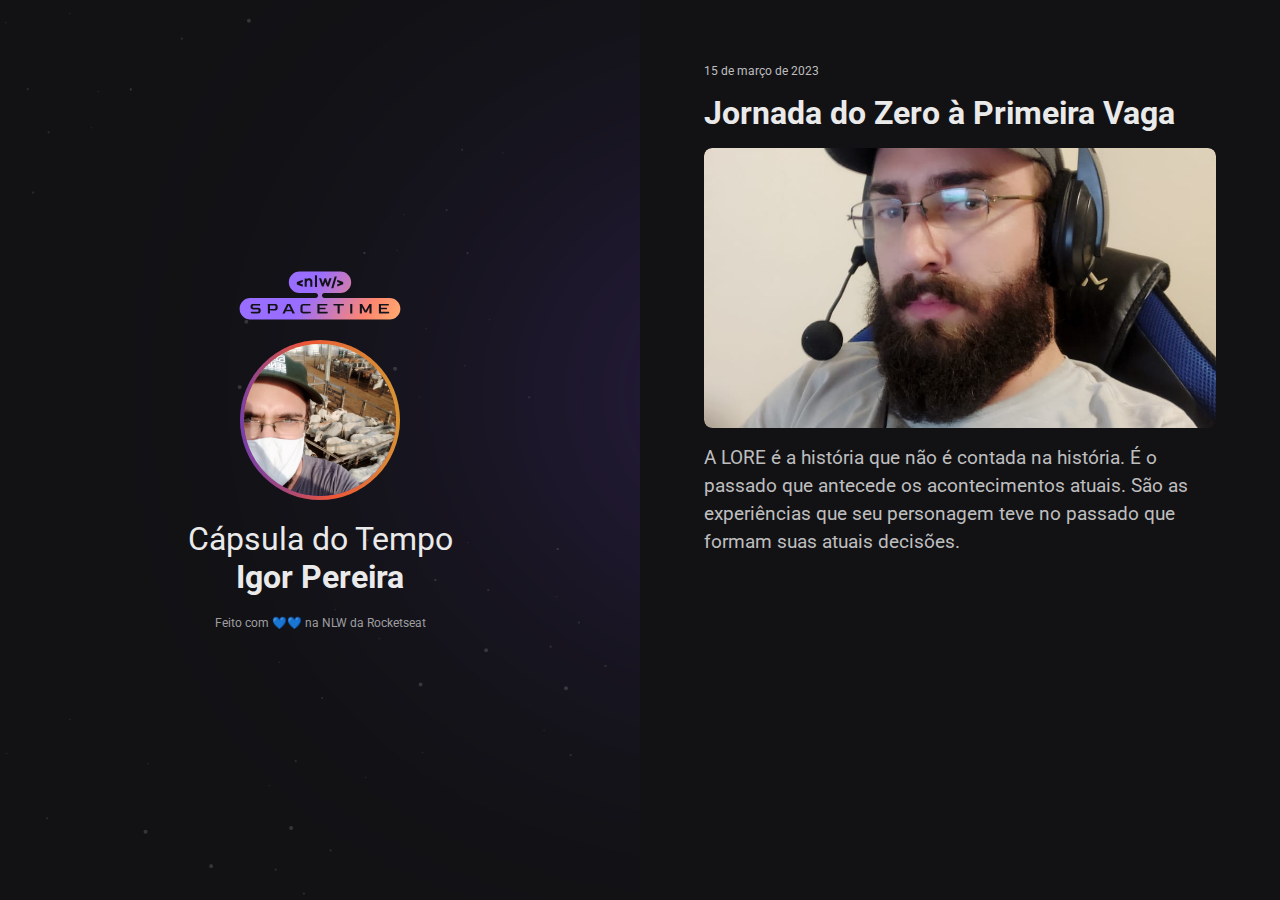
<file: NLW/NLW - Spacetime/index.html>
<!DOCTYPE html>
<html lang="pt-br">
  <head>
    <meta charset="UTF-8" />
    <meta http-equiv="X-UA-Compatible" content="IE=edge" />
    <meta name="viewport" content="width=device-width, initial-scale=1.0" />

    <link rel="preconnect" href="https://fonts.googleapis.com" />
    <link rel="preconnect" href="https://fonts.gstatic.com" crossorigin />
    <link
      href="https://fonts.googleapis.com/css2?family=Roboto:wght@400;700&display=swap"
      rel="stylesheet"
    />

    <link rel="icon" type="image/png" href="./assets/favicon.png" />

    <link rel="stylesheet" href="./styles.css" />

    <title>NLW Spacetime</title>
  </head>
  <body>
    <aside>
      <img src="./assets/logo.svg" alt="Logo NLW Spacetime" />
      <img src="./assets/boi.png" alt="Igor Pecuária" />
      <p>
        Cápsula do Tempo <br />
        <strong>Igor Pereira</strong>
      </p>
      <span>Feito com 💙💙 na NLW da Rocketseat</span>
    </aside>
    <nav>
      <a
        href="https://www.youtube.com/watch?v=cfrSw1BCR4o&ab_channel=hOlyhexOr"
        target="_blank"
        class="memory"
      >
        <small>15 de março de 2023</small>
        <h1>Jornada do Zero à Primeira Vaga</h1>
        <div>
          <img src="./assets/eu.png" alt="Igor Gamer" />
        </div>
        <p>
          A LORE é a história que não é contada na história. É o passado que
          antecede os acontecimentos atuais. São as experiências que seu
          personagem teve no passado que formam suas atuais decisões.
        </p>
      </a>
    </nav>
  </body>
</html>
</file>
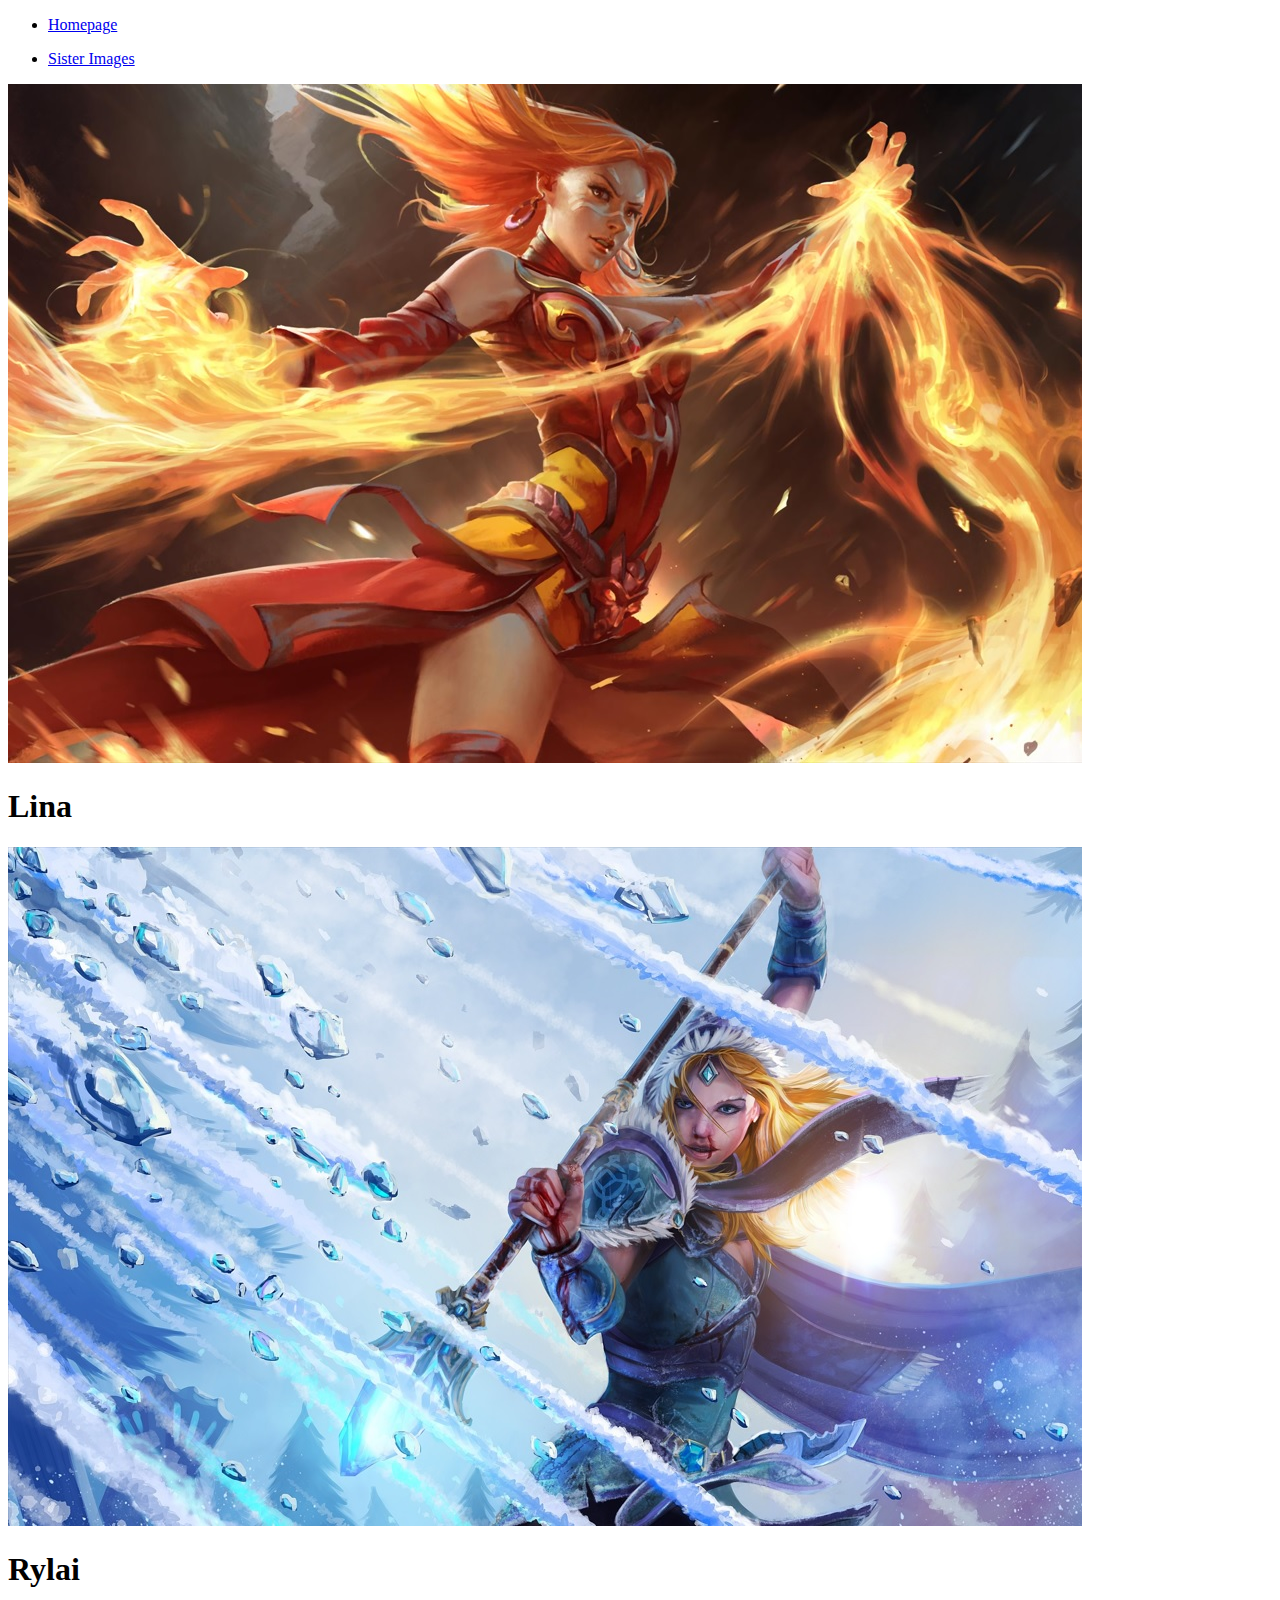
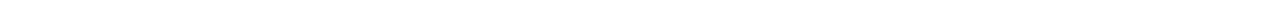
<file: Projeto Guia Estelar de HTML/files/images.html>
<!DOCTYPE html>
<html lang="en">
<head>
    <meta charset="UTF-8">
    <meta http-equiv="X-UA-Compatible" content="IE=edge">
    <meta name="viewport" content="width=device-width, initial-scale=1.0">
    <title>Imagens</title>
</head>
<body>
    <nav>
        <ul>
            <li><a href="../index.html">Homepage</a></li>
        </ul>
    </nav>

    <nav>
        <ul>
            <li><a href="images.html">Sister Images</a></li>
        </ul>
    </nav>

    <p>
        <img src="./Lina.jpg" alt="Imagem Lina">
        <h1>Lina</h1>
    </p>
    
    <p>
        <img src="./Rylai.jpg" alt="Imagem Rylai">
        <h1>Rylai</h1>
    </p>
</body>
</html>
</file>
<file: NLW/NLW - Spacetime/styles.css>
* {
  margin: 0;
  padding: 0;
  box-sizing: border-box;
}

:root {
  font-size: 16px;
}

::-webkit-scrollbar {
  width: 8px;
}

::-webkit-scrollbar-track {
  background-color: #2c2c31;
}

::-webkit-scrollbar-thumb {
  background-color: #9e9ea0;
}

@keyframes entering {
  from {
    opacity: 0;
    transform: translateY(-200px);
  }

  to {
    opacity: 1;
    transform: translateY(0);
  }
}

body {
  background-color: #121215;
  color: #eaeaea;
  font-family: 'Roboto', sans-serif;
  display: grid;
  grid-template-areas: "profile timeline";
  grid-template-columns: 1fr 1fr;
  grid-template-rows: 100vh;
}

nav {
  padding: 64px;
  grid-area: timeline;
  overflow-y: scroll;
  animation: entering 1s ease-in-out;
}

.memory {
  display: flex;
  flex-direction: column;
  gap: 16px;
  text-decoration: none;
  margin-bottom: 64px;
}

.memory small {
  color: #bebebf;
  font-size: 0.75rem;
}

.memory h1 {
  font-size: 2rem;
  color: #eaeaea;
}

.memory img {
  width: 100%;
  height: 280px;
  object-fit: cover;
  border-radius: 8px;
  transition: transform 0.3s ease-in-out;
}

.memory:hover img {
  transform: scale(1.1);
}

.memory div {
  width: 100%;
  height: 280px;
  overflow: hidden;
  border-radius: 8px;
}

.memory p {
  font-size: 1.2rem;
  color: #bebebf;
  line-height: 28px;
}

aside {
  grid-area: profile;
  display: flex;
  flex-direction: column;
  align-items: center;
  justify-content: center;
  gap: 20px;
  background-image: url("./assets/background.svg");
  background-position: top right;
  background-repeat: no-repeat;
  background-size: auto 100%;
}

aside * {
  animation: entering 1s ease-in-out;
}

aside img:nth-child(2) {
  width: 160px;
  height: 160px;
  border-radius: 50%;
  border: 4px solid transparent;
  background: linear-gradient(#d39e33, #ed5636, #633bbc) padding-box,
    linear-gradient(260deg, #d39e33, #ed5636, #633bbc) border-box;
}

aside p {
  font-size: 2rem;
  text-align: center;
}

aside span {
  font-size: 0.75rem;
  color: #9e9ea0;
}

@media (max-width: 768px) {
  :root {
    font-size: 14px;
  }

  body {
    grid-template-columns: 1fr;
    grid-template-rows: 0.2fr 0.8fr;
    grid-template-areas:
      "profile"
      "timeline";
  }

  aside {
    border-right: none;
    padding: 32px 12px;
  }

  nav {
    overflow-y: visible;
    padding: 22px;
  }
}
</file>
